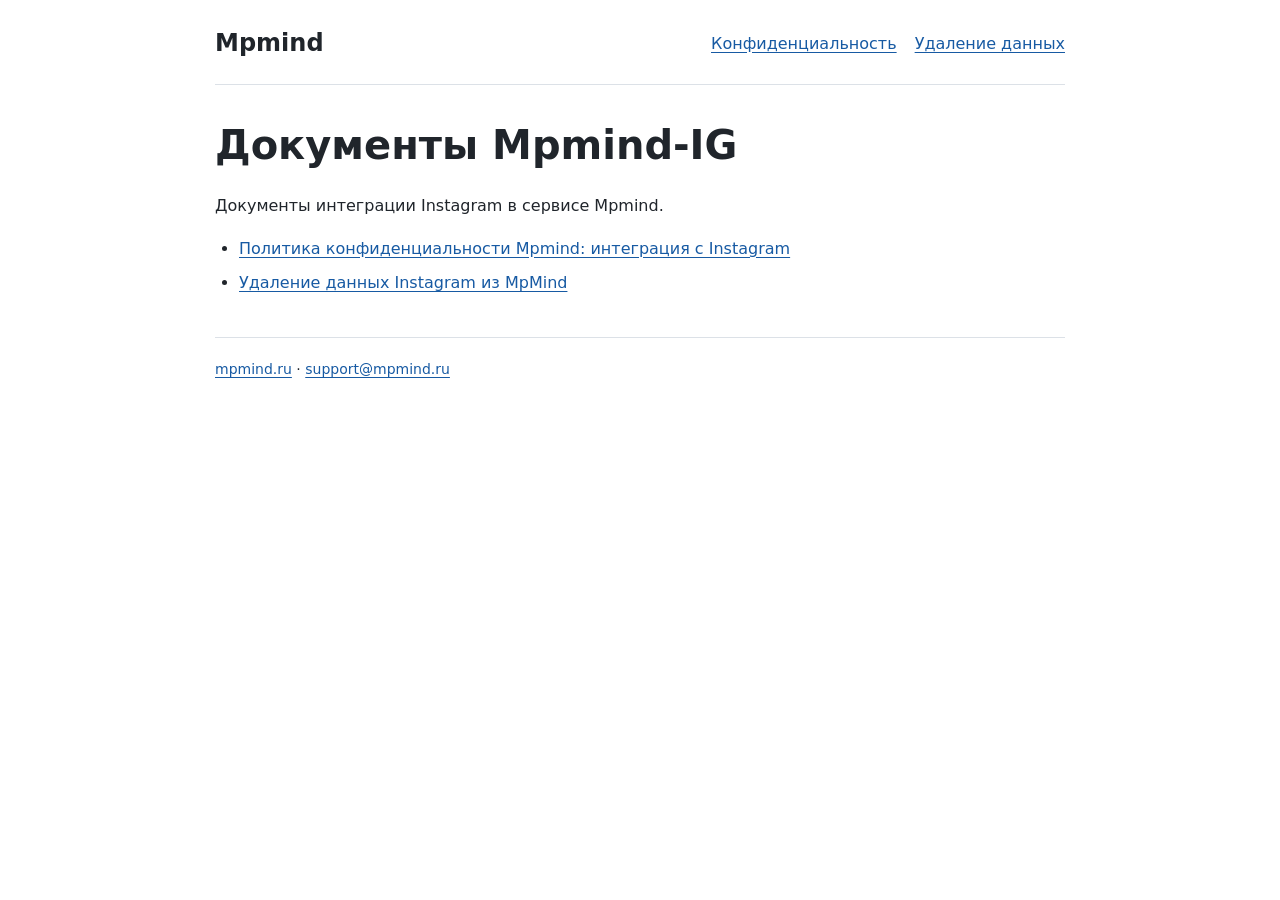
<file: index.html>
<!doctype html>
<html lang="ru">
<head>
  <meta charset="utf-8">
  <meta name="viewport" content="width=device-width, initial-scale=1">
  <title>Документы Mpmind-IG</title>
  <meta name="description" content="Политика конфиденциальности и порядок удаления данных Instagram из Mpmind.">
  <link rel="canonical" href="https://mennny.github.io/mpmind-legal/index.html">
  <link rel="stylesheet" href="./styles.css">
</head>
<body>
  <header><a class="brand" href="./index.html">Mpmind</a><nav aria-label="Документы"><a href="./privacy.html">Конфиденциальность</a><a href="./data-deletion.html">Удаление данных</a></nav></header>
  <main><h1>Документы Mpmind-IG</h1><article>
<p>Документы интеграции Instagram в сервисе Mpmind.</p>
<ul><li><a href="./privacy.html">Политика конфиденциальности Mpmind: интеграция с Instagram</a></li><li><a href="./data-deletion.html">Удаление данных Instagram из MpMind</a></li></ul>
  </article></main>
  <footer><a href="https://mpmind.ru">mpmind.ru</a> · <a href="mailto:support@mpmind.ru">support@mpmind.ru</a></footer>
</body>
</html>
</file>
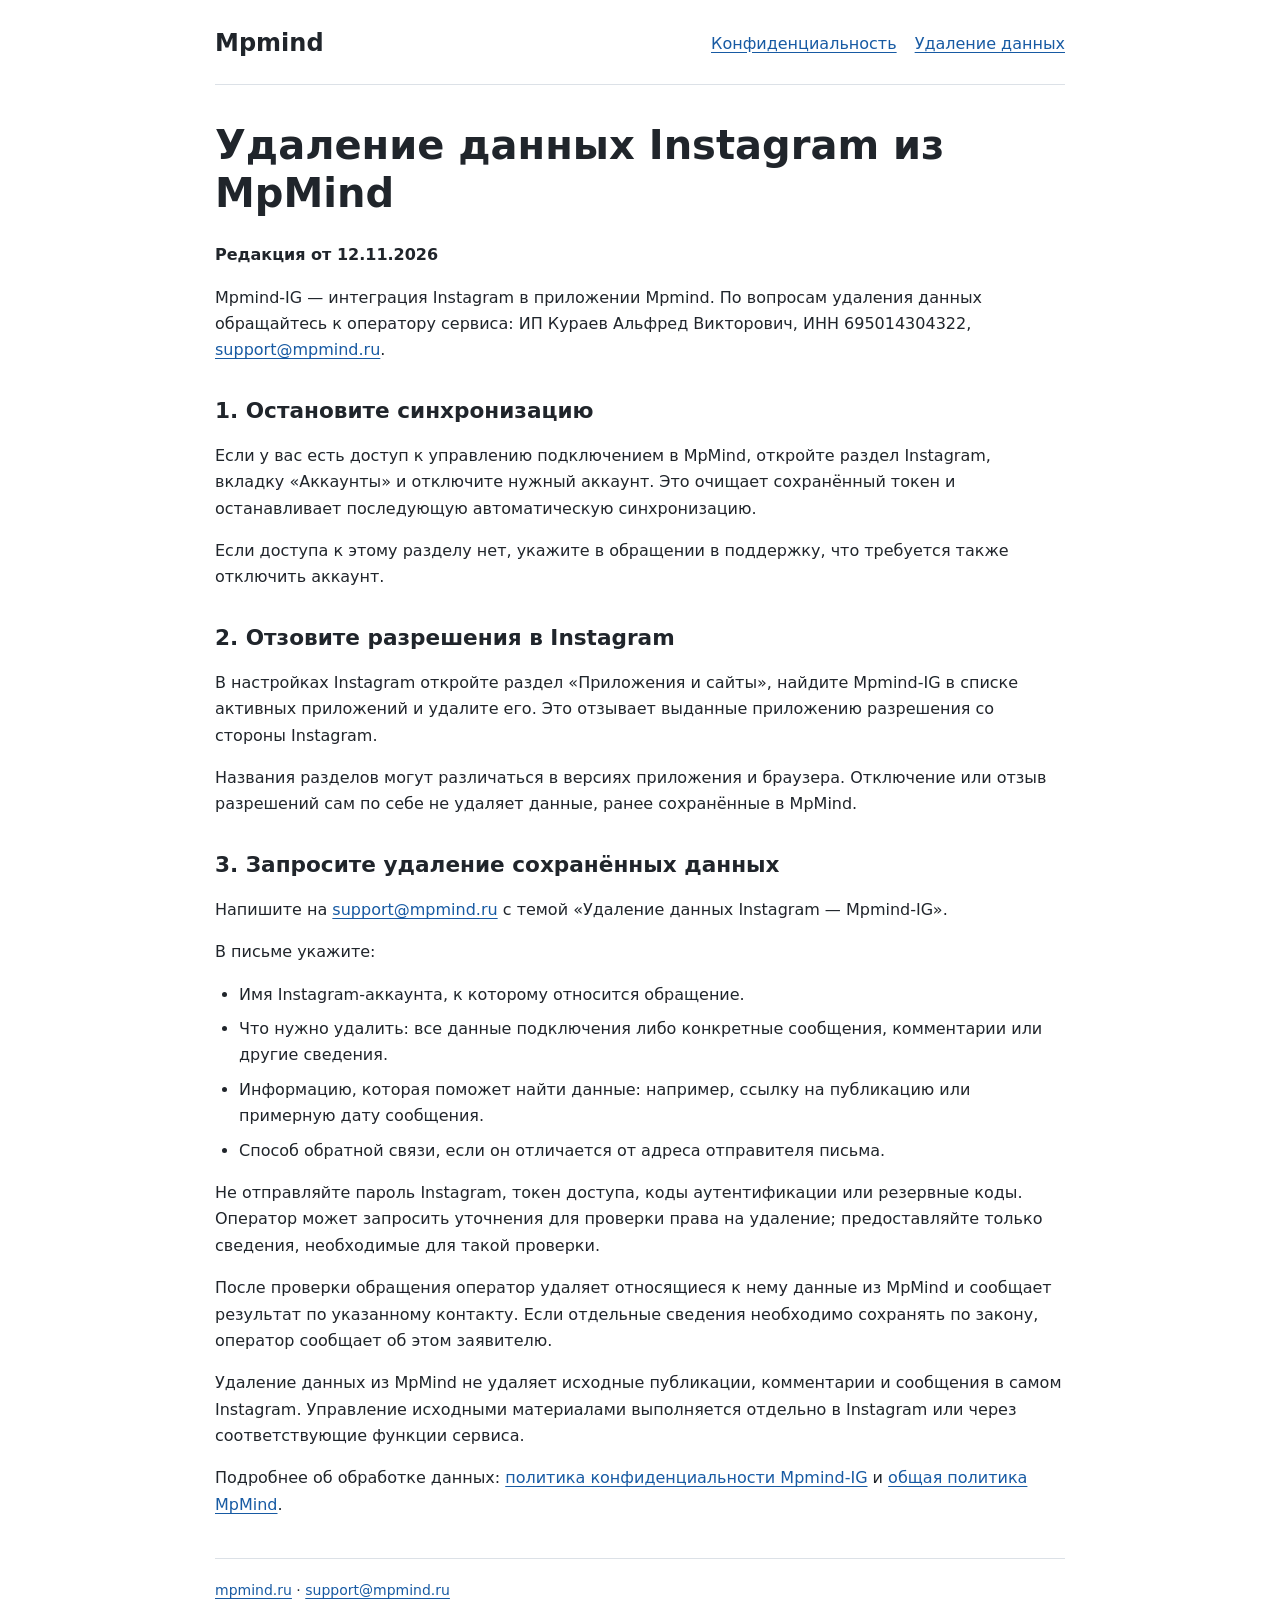
<file: data-deletion.html>
<!doctype html>
<html lang="ru">
<head>
  <meta charset="utf-8">
  <meta name="viewport" content="width=device-width, initial-scale=1">
  <title>Удаление данных Instagram из MpMind</title>
  <meta name="description" content="Как отключить Mpmind-IG, отозвать разрешения Instagram и запросить удаление сохранённых данных.">
  <link rel="canonical" href="https://mennny.github.io/mpmind-legal/data-deletion.html">
  <link rel="stylesheet" href="./styles.css">
</head>
<body>
  <header><a class="brand" href="./index.html">Mpmind</a><nav aria-label="Документы"><a href="./privacy.html">Конфиденциальность</a><a href="./data-deletion.html">Удаление данных</a></nav></header>
  <main><h1>Удаление данных Instagram из MpMind</h1><article>
<p><strong>Редакция от 12.11.2026</strong></p>

<p>Mpmind-IG — интеграция Instagram в приложении Mpmind. По вопросам удаления данных обращайтесь к оператору сервиса: ИП Кураев Альфред Викторович, ИНН 695014304322, <a href="mailto:support@mpmind.ru">support@mpmind.ru</a>.</p>

<h2>1. Остановите синхронизацию</h2>

<p>Если у вас есть доступ к управлению подключением в MpMind, откройте раздел Instagram, вкладку «Аккаунты» и отключите нужный аккаунт. Это очищает сохранённый токен и останавливает последующую автоматическую синхронизацию.</p>

<p>Если доступа к этому разделу нет, укажите в обращении в поддержку, что требуется также отключить аккаунт.</p>

<h2>2. Отзовите разрешения в Instagram</h2>

<p>В настройках Instagram откройте раздел «Приложения и сайты», найдите Mpmind-IG в списке активных приложений и удалите его. Это отзывает выданные приложению разрешения со стороны Instagram.</p>

<p>Названия разделов могут различаться в версиях приложения и браузера. Отключение или отзыв разрешений сам по себе не удаляет данные, ранее сохранённые в MpMind.</p>

<h2>3. Запросите удаление сохранённых данных</h2>

<p>Напишите на <a href="mailto:support@mpmind.ru">support@mpmind.ru</a> с темой «Удаление данных Instagram — Mpmind-IG».</p>

<p>В письме укажите:</p>

<ul>
<li>Имя Instagram-аккаунта, к которому относится обращение.</li>
<li>Что нужно удалить: все данные подключения либо конкретные сообщения, комментарии или другие сведения.</li>
<li>Информацию, которая поможет найти данные: например, ссылку на публикацию или примерную дату сообщения.</li>
<li>Способ обратной связи, если он отличается от адреса отправителя письма.</li>
</ul>

<p>Не отправляйте пароль Instagram, токен доступа, коды аутентификации или резервные коды. Оператор может запросить уточнения для проверки права на удаление; предоставляйте только сведения, необходимые для такой проверки.</p>

<p>После проверки обращения оператор удаляет относящиеся к нему данные из MpMind и сообщает результат по указанному контакту. Если отдельные сведения необходимо сохранять по закону, оператор сообщает об этом заявителю.</p>

<p>Удаление данных из MpMind не удаляет исходные публикации, комментарии и сообщения в самом Instagram. Управление исходными материалами выполняется отдельно в Instagram или через соответствующие функции сервиса.</p>

<p>Подробнее об обработке данных: <a href="./privacy.html">политика конфиденциальности Mpmind-IG</a> и <a href="https://mpmind.ru/privacy">общая политика MpMind</a>.</p>
  </article></main>
  <footer><a href="https://mpmind.ru">mpmind.ru</a> · <a href="mailto:support@mpmind.ru">support@mpmind.ru</a></footer>
</body>
</html>
</file>
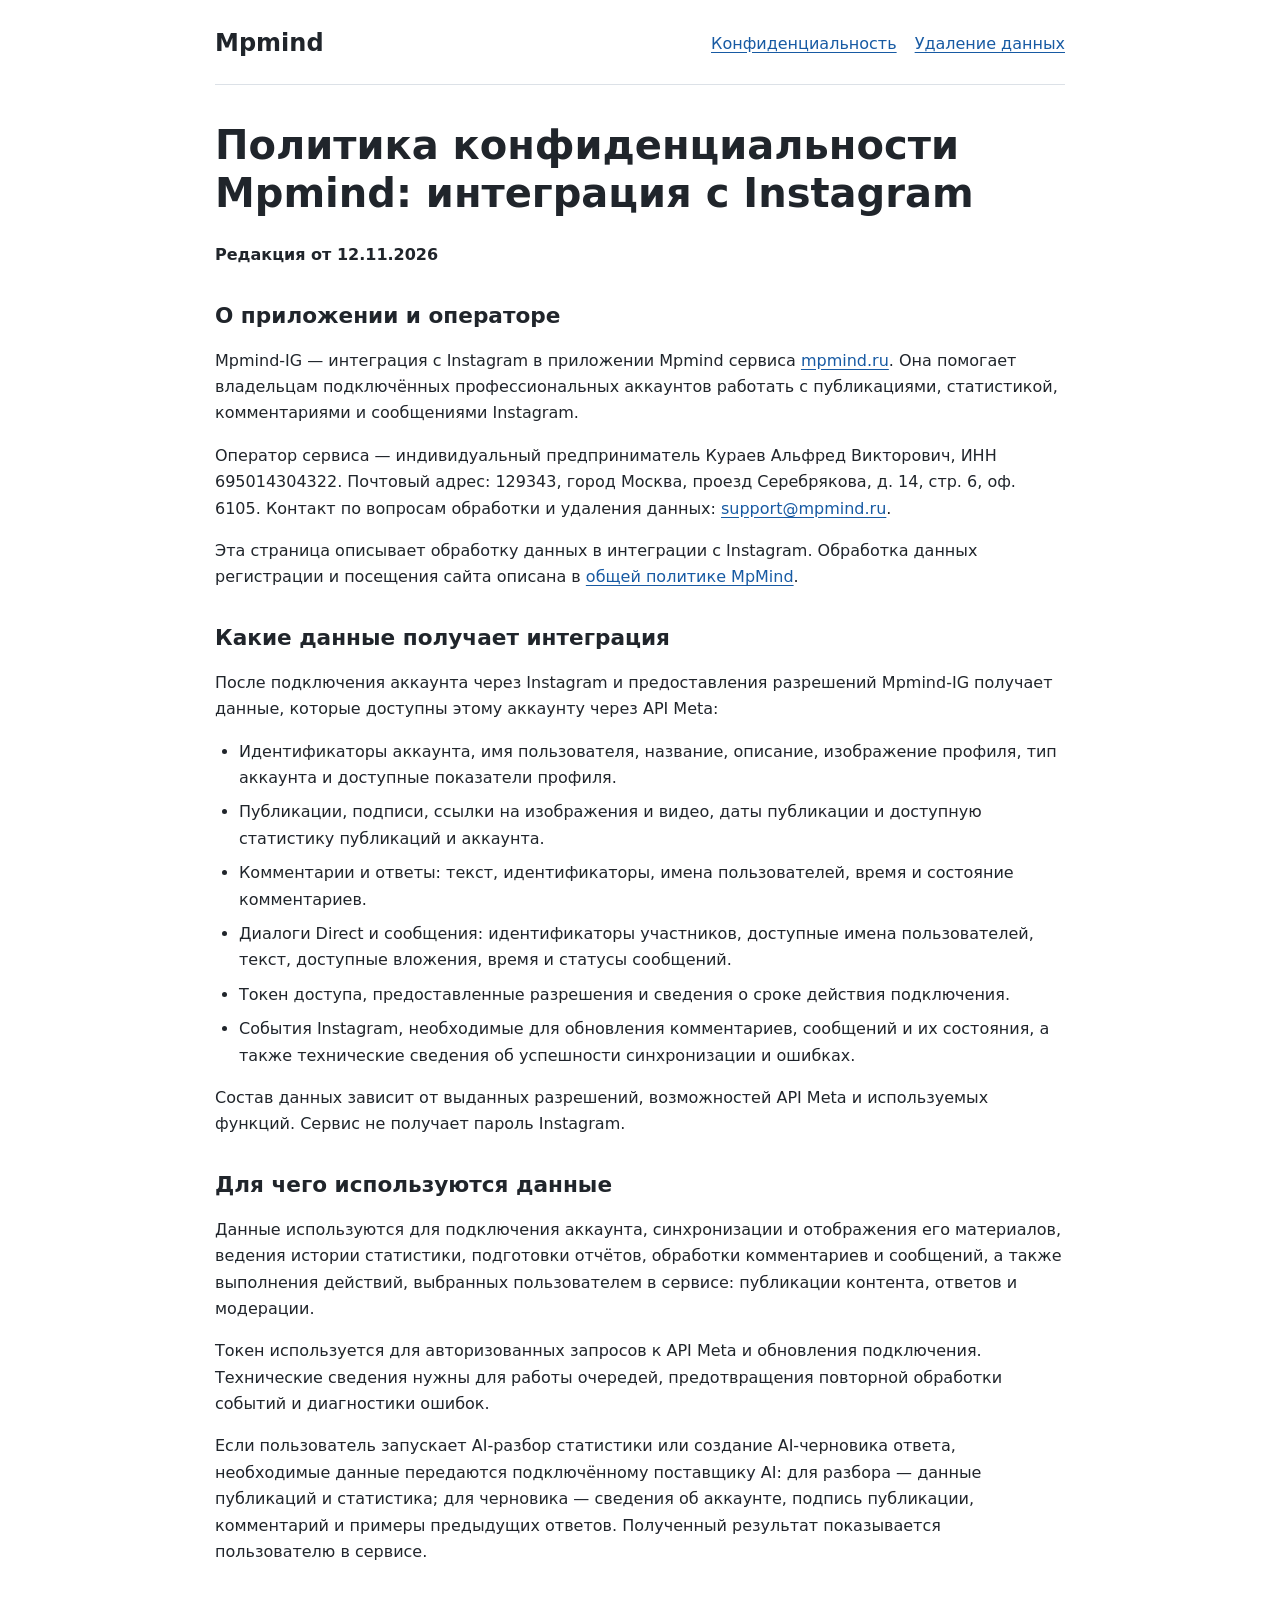
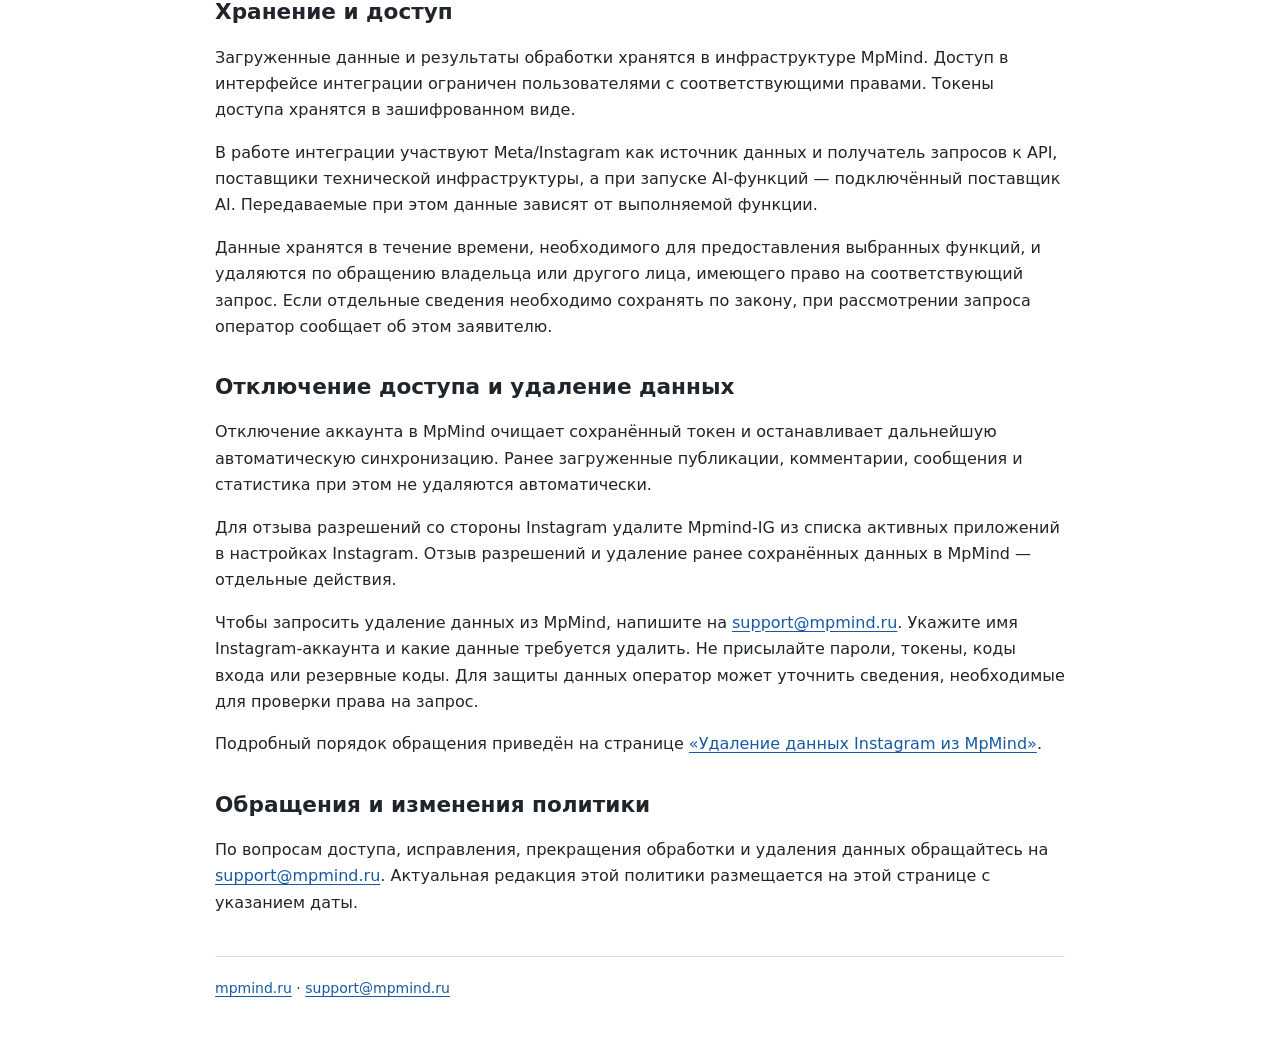
<file: privacy.html>
<!doctype html>
<html lang="ru">
<head>
  <meta charset="utf-8">
  <meta name="viewport" content="width=device-width, initial-scale=1">
  <title>Политика конфиденциальности Mpmind: интеграция с Instagram</title>
  <meta name="description" content="Какие данные Instagram обрабатывает Mpmind-IG, зачем они нужны и как запросить их удаление.">
  <link rel="canonical" href="https://mennny.github.io/mpmind-legal/privacy.html">
  <link rel="stylesheet" href="./styles.css">
</head>
<body>
  <header><a class="brand" href="./index.html">Mpmind</a><nav aria-label="Документы"><a href="./privacy.html">Конфиденциальность</a><a href="./data-deletion.html">Удаление данных</a></nav></header>
  <main><h1>Политика конфиденциальности Mpmind: интеграция с Instagram</h1><article>
<p><strong>Редакция от 12.11.2026</strong></p>

<h2>О приложении и операторе</h2>

<p>Mpmind-IG — интеграция с Instagram в приложении Mpmind сервиса <a href="https://mpmind.ru">mpmind.ru</a>. Она помогает владельцам подключённых профессиональных аккаунтов работать с публикациями, статистикой, комментариями и сообщениями Instagram.</p>

<p>Оператор сервиса — индивидуальный предприниматель Кураев Альфред Викторович, ИНН 695014304322. Почтовый адрес: 129343, город Москва, проезд Серебрякова, д. 14, стр. 6, оф. 6105. Контакт по вопросам обработки и удаления данных: <a href="mailto:support@mpmind.ru">support@mpmind.ru</a>.</p>

<p>Эта страница описывает обработку данных в интеграции с Instagram. Обработка данных регистрации и посещения сайта описана в <a href="https://mpmind.ru/privacy">общей политике MpMind</a>.</p>

<h2>Какие данные получает интеграция</h2>

<p>После подключения аккаунта через Instagram и предоставления разрешений Mpmind-IG получает данные, которые доступны этому аккаунту через API Meta:</p>

<ul>
<li>Идентификаторы аккаунта, имя пользователя, название, описание, изображение профиля, тип аккаунта и доступные показатели профиля.</li>
<li>Публикации, подписи, ссылки на изображения и видео, даты публикации и доступную статистику публикаций и аккаунта.</li>
<li>Комментарии и ответы: текст, идентификаторы, имена пользователей, время и состояние комментариев.</li>
<li>Диалоги Direct и сообщения: идентификаторы участников, доступные имена пользователей, текст, доступные вложения, время и статусы сообщений.</li>
<li>Токен доступа, предоставленные разрешения и сведения о сроке действия подключения.</li>
<li>События Instagram, необходимые для обновления комментариев, сообщений и их состояния, а также технические сведения об успешности синхронизации и ошибках.</li>
</ul>

<p>Состав данных зависит от выданных разрешений, возможностей API Meta и используемых функций. Сервис не получает пароль Instagram.</p>

<h2>Для чего используются данные</h2>

<p>Данные используются для подключения аккаунта, синхронизации и отображения его материалов, ведения истории статистики, подготовки отчётов, обработки комментариев и сообщений, а также выполнения действий, выбранных пользователем в сервисе: публикации контента, ответов и модерации.</p>

<p>Токен используется для авторизованных запросов к API Meta и обновления подключения. Технические сведения нужны для работы очередей, предотвращения повторной обработки событий и диагностики ошибок.</p>

<p>Если пользователь запускает AI-разбор статистики или создание AI-черновика ответа, необходимые данные передаются подключённому поставщику AI: для разбора — данные публикаций и статистика; для черновика — сведения об аккаунте, подпись публикации, комментарий и примеры предыдущих ответов. Полученный результат показывается пользователю в сервисе.</p>

<h2>Хранение и доступ</h2>

<p>Загруженные данные и результаты обработки хранятся в инфраструктуре MpMind. Доступ в интерфейсе интеграции ограничен пользователями с соответствующими правами. Токены доступа хранятся в зашифрованном виде.</p>

<p>В работе интеграции участвуют Meta/Instagram как источник данных и получатель запросов к API, поставщики технической инфраструктуры, а при запуске AI-функций — подключённый поставщик AI. Передаваемые при этом данные зависят от выполняемой функции.</p>

<p>Данные хранятся в течение времени, необходимого для предоставления выбранных функций, и удаляются по обращению владельца или другого лица, имеющего право на соответствующий запрос. Если отдельные сведения необходимо сохранять по закону, при рассмотрении запроса оператор сообщает об этом заявителю.</p>

<h2>Отключение доступа и удаление данных</h2>

<p>Отключение аккаунта в MpMind очищает сохранённый токен и останавливает дальнейшую автоматическую синхронизацию. Ранее загруженные публикации, комментарии, сообщения и статистика при этом не удаляются автоматически.</p>

<p>Для отзыва разрешений со стороны Instagram удалите Mpmind-IG из списка активных приложений в настройках Instagram. Отзыв разрешений и удаление ранее сохранённых данных в MpMind — отдельные действия.</p>

<p>Чтобы запросить удаление данных из MpMind, напишите на <a href="mailto:support@mpmind.ru">support@mpmind.ru</a>. Укажите имя Instagram-аккаунта и какие данные требуется удалить. Не присылайте пароли, токены, коды входа или резервные коды. Для защиты данных оператор может уточнить сведения, необходимые для проверки права на запрос.</p>

<p>Подробный порядок обращения приведён на странице <a href="./data-deletion.html">«Удаление данных Instagram из MpMind»</a>.</p>

<h2>Обращения и изменения политики</h2>

<p>По вопросам доступа, исправления, прекращения обработки и удаления данных обращайтесь на <a href="mailto:support@mpmind.ru">support@mpmind.ru</a>. Актуальная редакция этой политики размещается на этой странице с указанием даты.</p>
  </article></main>
  <footer><a href="https://mpmind.ru">mpmind.ru</a> · <a href="mailto:support@mpmind.ru">support@mpmind.ru</a></footer>
</body>
</html>
</file>
<file: styles.css>
html{color-scheme:light dark;font-family:system-ui,-apple-system,BlinkMacSystemFont,"Segoe UI",sans-serif;line-height:1.65}body{max-width:850px;margin:auto;padding:24px;color:#20252b;background:#fff}header{display:flex;align-items:center;justify-content:space-between;gap:20px;border-bottom:1px solid #dce1e7;padding-bottom:20px}nav{display:flex;gap:18px;flex-wrap:wrap}.brand{font-size:24px;font-weight:700;text-decoration:none;color:inherit}a{color:#175aa3;text-underline-offset:3px}h1{font-size:clamp(1.8rem,5vw,2.5rem);line-height:1.22;margin:36px 0 24px}h2{font-size:1.35rem;line-height:1.35;margin-top:32px}p,li{overflow-wrap:anywhere}li+li{margin-top:8px}ul{padding-left:24px}footer{margin-top:40px;padding:20px 0;border-top:1px solid #dce1e7;font-size:14px}@media(max-width:600px){body{padding:20px}header{align-items:flex-start;flex-direction:column;gap:12px}nav{gap:12px;font-size:14px}}@media(prefers-color-scheme:dark){body{background:#14181d;color:#e8edf3}a{color:#8dc3ff}header,footer{border-color:#3c444e}}
</file>
